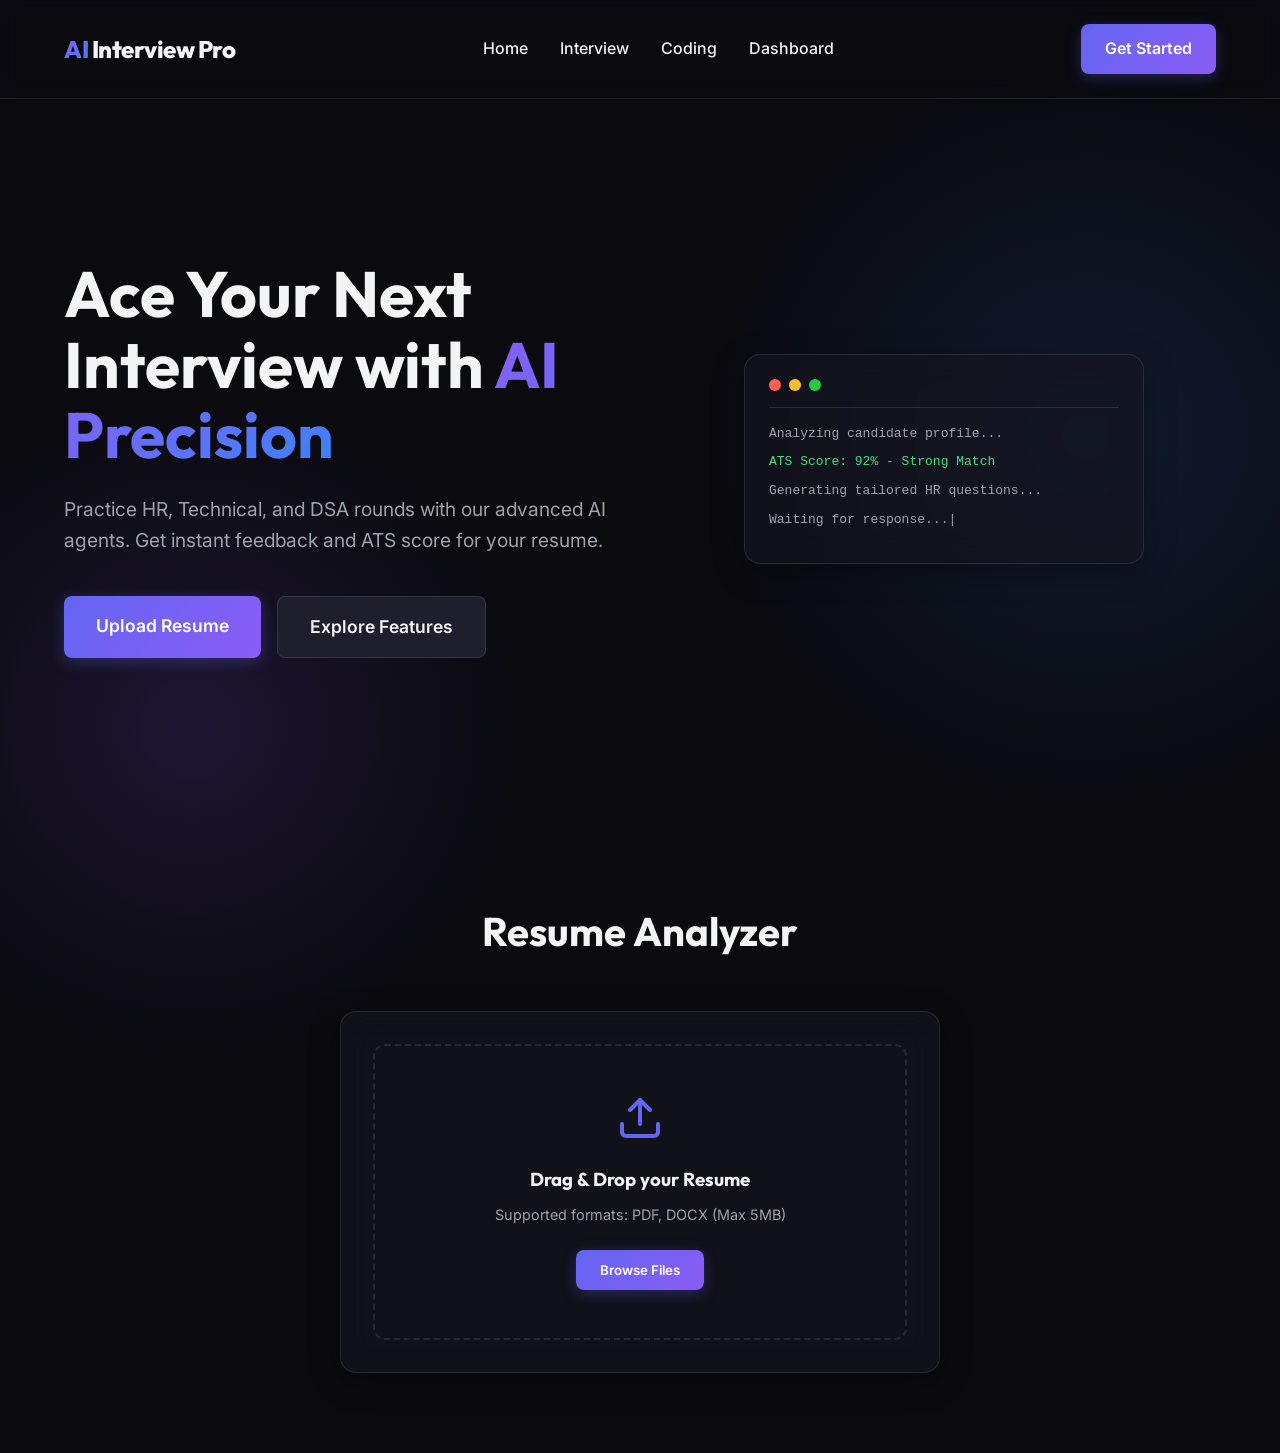
<file: frontend/index.html>
<!DOCTYPE html>
<html lang="en">
<head>
    <meta charset="UTF-8">
    <meta name="viewport" content="width=device-width, initial-scale=1.0">
    <title>AI Interview Pro | Master Your Next Interview</title>
    <meta name="description" content="AI-powered interview preparation platform with resume analysis and mock interviews.">
    <link href="https://fonts.googleapis.com/css2?family=Outfit:wght@300;400;600;800&family=Inter:wght@400;500;700&display=swap" rel="stylesheet">
    <link rel="stylesheet" href="css/style.css">
</head>
<body>
    <nav class="navbar">
        <div class="logo">
            <span class="gradient-text">AI</span> Interview Pro
        </div>
        <div class="nav-links">
            <a href="index.html" class="active">Home</a>
            <a href="interview.html">Interview</a>
            <a href="coding.html">Coding</a>
            <a href="dashboard.html">Dashboard</a>
        </div>
        <a href="login.html" class="btn btn-primary" style="text-decoration: none;">Get Started</a>
    </nav>

    <main>
        <section class="hero">
            <div class="hero-content">
                <h1 class="hero-title">Ace Your Next Interview with <span class="gradient-text">AI Precision</span></h1>
                <p class="hero-subtitle">Practice HR, Technical, and DSA rounds with our advanced AI agents. Get instant feedback and ATS score for your resume.</p>
                <div class="hero-actions">
                    <a href="#resume" class="btn btn-primary btn-large">Upload Resume</a>
                    <a href="#features" class="btn btn-secondary btn-large">Explore Features</a>
                </div>
            </div>
            <div class="hero-visual">
                <!-- A decorative element to represent AI / tech -->
                <div class="glass-card decorative-card">
                    <div class="card-header">
                        <div class="dot red"></div>
                        <div class="dot yellow"></div>
                        <div class="dot green"></div>
                    </div>
                    <div class="card-body">
                        <p class="code-line">Analyzing candidate profile...</p>
                        <p class="code-line success">ATS Score: 92% - Strong Match</p>
                        <p class="code-line">Generating tailored HR questions...</p>
                        <p class="code-line blink">Waiting for response...</p>
                    </div>
                </div>
            </div>
        </section>

        <section id="resume" class="section resume-section">
            <h2 class="section-title">Resume Analyzer</h2>
            <div class="upload-container glass-card">
                <div class="upload-zone" id="drop-zone">
                    <svg width="48" height="48" viewBox="0 0 24 24" fill="none" stroke="currentColor" stroke-width="2" stroke-linecap="round" stroke-linejoin="round" class="upload-icon"><path d="M21 15v4a2 2 0 0 1-2 2H5a2 2 0 0 1-2-2v-4"></path><polyline points="17 8 12 3 7 8"></polyline><line x1="12" y1="3" x2="12" y2="15"></line></svg>
                    <h3>Drag & Drop your Resume</h3>
                    <p>Supported formats: PDF, DOCX (Max 5MB)</p>
                    <input type="file" id="resume-upload" accept=".pdf,.docx" hidden>
                    <button class="btn btn-primary" onclick="document.getElementById('resume-upload').click()">Browse Files</button>
                </div>
                <div id="upload-status" class="status-message hidden">
                    <div class="spinner"></div>
                    <p>Analyzing resume with AI...</p>
                </div>
                <div id="analysis-result" class="result-card hidden">
                    <!-- Results will be injected here via JS -->
                </div>
            </div>
        </section>
    </main>

    <script src="js/app.js"></script>
</body>
</html>
</file>
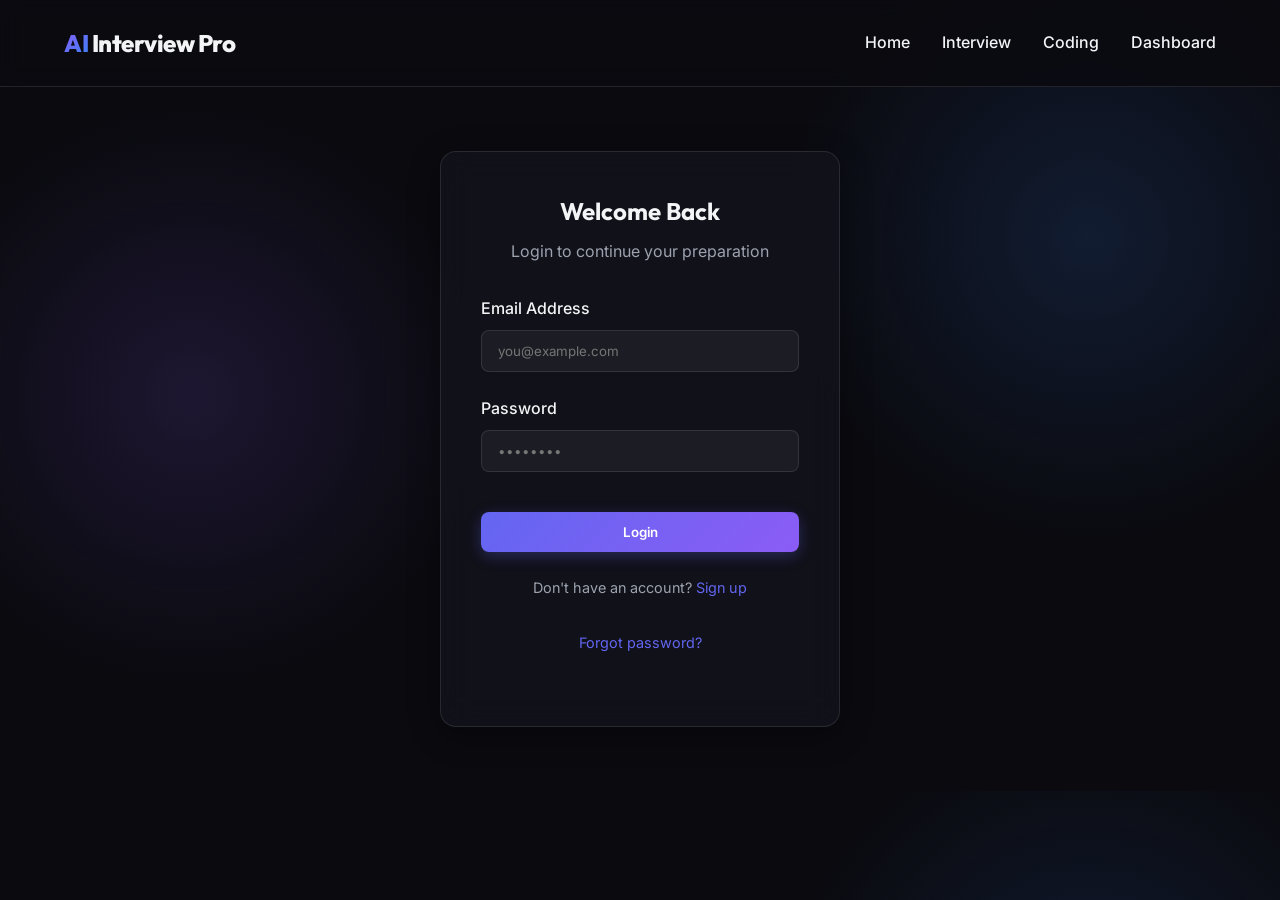
<file: frontend/login.html>
<!DOCTYPE html>
<html lang="en">
<head>
    <meta charset="UTF-8">
    <meta name="viewport" content="width=device-width, initial-scale=1.0">
    <title>Login | AI Interview Pro</title>
    <meta name="description" content="Login to AI Interview Pro.">
    <link href="https://fonts.googleapis.com/css2?family=Outfit:wght@300;400;600;800&family=Inter:wght@400;500;700&display=swap" rel="stylesheet">
    <link rel="stylesheet" href="css/style.css">
</head>
<body>
    <nav class="navbar">
        <div class="logo">
            <a href="index.html" style="text-decoration: none; color: inherit;">
                <span class="gradient-text">AI</span> Interview Pro
            </a>
        </div>
        <div class="nav-links">
            <a href="index.html">Home</a>
            <a href="interview.html">Interview</a>
            <a href="coding.html">Coding</a>
            <a href="dashboard.html">Dashboard</a>
        </div>
    </nav>

    <main>
        <div class="glass-card auth-card">
            <h2 id="auth-title">Welcome Back</h2>
            <p id="auth-subtitle">Login to continue your preparation</p>
            
            <form id="auth-form">
                <div class="form-group hidden" id="username-group">
                    <label for="username">Username</label>
                    <input type="text" id="username" class="form-control" placeholder="johndoe">
                </div>

                <div class="form-group">
                    <label for="email">Email Address</label>
                    <input type="email" id="email" class="form-control" placeholder="you@example.com" required>
                </div>
                
                <div class="form-group">
                    <label for="password">Password</label>
                    <input type="password" id="password" class="form-control" placeholder="••••••••" required>
                </div>

                <div id="auth-error" class="hidden" style="color: #ff5f56; font-size: 0.9rem; margin-bottom: 1rem;"></div>
                
                <button type="submit" class="btn btn-primary" style="width: 100%; margin-top: 1rem;" id="auth-btn">Login</button>
            </form>
            
            <div class="auth-links">
                <p id="toggle-text">Don't have an account? <a href="#" id="toggle-auth">Sign up</a></p>
                <p id="forgot-password"><a href="#">Forgot password?</a></p>
            </div>
        </div>
    </main>

    <script src="js/auth.js"></script>
</body>
</html>
</file>
<file: frontend/css/style.css>
:root {
    --bg-dark: #0a0a0f;
    --bg-card: rgba(20, 20, 30, 0.7);
    --primary: #6366f1;
    --primary-hover: #4f46e5;
    --secondary: #1e1e2d;
    --text-main: #f3f4f6;
    --text-muted: #9ca3af;
    --border-color: rgba(255, 255, 255, 0.1);
    --gradient-start: #8b5cf6;
    --gradient-end: #3b82f6;
}

* {
    margin: 0;
    padding: 0;
    box-sizing: border-box;
}

body {
    font-family: 'Inter', sans-serif;
    background-color: var(--bg-dark);
    color: var(--text-main);
    line-height: 1.6;
    overflow-x: hidden;
    background-image: radial-gradient(circle at 15% 50%, rgba(139, 92, 246, 0.15), transparent 25%),
                      radial-gradient(circle at 85% 30%, rgba(59, 130, 246, 0.15), transparent 25%);
}

h1, h2, h3, .logo {
    font-family: 'Outfit', sans-serif;
}

/* Typography */
.gradient-text {
    background: linear-gradient(135deg, var(--gradient-start), var(--gradient-end));
    -webkit-background-clip: text;
    -webkit-text-fill-color: transparent;
    background-clip: text;
}

/* Navbar */
.navbar {
    display: flex;
    justify-content: space-between;
    align-items: center;
    padding: 1.5rem 5%;
    background: rgba(10, 10, 15, 0.8);
    backdrop-filter: blur(10px);
    border-bottom: 1px solid var(--border-color);
    position: sticky;
    top: 0;
    z-index: 100;
}

.logo {
    font-size: 1.5rem;
    font-weight: 800;
    letter-spacing: -0.5px;
}

.nav-links {
    display: flex;
    list-style: none;
    gap: 2rem;
}

.nav-links a {
    color: var(--text-main);
    text-decoration: none;
    font-weight: 500;
    transition: color 0.3s ease;
}

.nav-links a:hover {
    color: var(--primary);
}

/* Buttons */
.btn {
    padding: 0.75rem 1.5rem;
    border-radius: 8px;
    font-weight: 600;
    cursor: pointer;
    transition: all 0.3s ease;
    border: none;
    font-family: 'Inter', sans-serif;
}

.btn-primary {
    background: linear-gradient(135deg, var(--primary), var(--gradient-start));
    color: white;
    box-shadow: 0 4px 15px rgba(99, 102, 241, 0.3);
}

.btn-primary:hover {
    transform: translateY(-2px);
    box-shadow: 0 6px 20px rgba(99, 102, 241, 0.4);
}

.btn-secondary {
    background: var(--secondary);
    color: var(--text-main);
    border: 1px solid var(--border-color);
}

.btn-secondary:hover {
    background: rgba(255, 255, 255, 0.05);
    border-color: rgba(255, 255, 255, 0.2);
}

.btn-large {
    padding: 1rem 2rem;
    font-size: 1.1rem;
    text-decoration: none;
    display: inline-block;
}

/* Glassmorphism */
.glass-card {
    background: var(--bg-card);
    backdrop-filter: blur(16px);
    border: 1px solid var(--border-color);
    border-radius: 16px;
    box-shadow: 0 8px 32px 0 rgba(0, 0, 0, 0.3);
}

/* Hero Section */
.hero {
    display: flex;
    align-items: center;
    justify-content: space-between;
    padding: 6rem 5%;
    min-height: 80vh;
}

.hero-content {
    flex: 1;
    padding-right: 4rem;
}

.hero-title {
    font-size: 4rem;
    line-height: 1.1;
    margin-bottom: 1.5rem;
}

.hero-subtitle {
    font-size: 1.2rem;
    color: var(--text-muted);
    margin-bottom: 2.5rem;
    max-width: 600px;
}

.hero-actions {
    display: flex;
    gap: 1rem;
}

.hero-visual {
    flex: 1;
    display: flex;
    justify-content: center;
}

.decorative-card {
    width: 400px;
    padding: 1.5rem;
    animation: float 6s ease-in-out infinite;
}

.card-header {
    display: flex;
    gap: 8px;
    margin-bottom: 1rem;
    padding-bottom: 1rem;
    border-bottom: 1px solid var(--border-color);
}

.dot {
    width: 12px;
    height: 12px;
    border-radius: 50%;
}
.dot.red { background-color: #ff5f56; }
.dot.yellow { background-color: #ffbd2e; }
.dot.green { background-color: #27c93f; }

.code-line {
    font-family: monospace;
    margin-bottom: 0.5rem;
    color: var(--text-muted);
}
.code-line.success { color: #4ade80; }
.code-line.blink::after {
    content: '|';
    animation: blink 1s step-end infinite;
}

/* Sections */
.section {
    padding: 5rem 5%;
}

.section-title {
    text-align: center;
    font-size: 2.5rem;
    margin-bottom: 3rem;
}

/* Resume Upload Area */
.upload-container {
    max-width: 600px;
    margin: 0 auto;
    padding: 2rem;
    text-align: center;
}

.upload-zone {
    border: 2px dashed var(--border-color);
    border-radius: 12px;
    padding: 3rem 2rem;
    transition: all 0.3s ease;
    cursor: pointer;
}

.upload-zone:hover, .upload-zone.dragover {
    border-color: var(--primary);
    background: rgba(99, 102, 241, 0.05);
}

.upload-icon {
    color: var(--primary);
    margin-bottom: 1rem;
}

.upload-zone h3 {
    margin-bottom: 0.5rem;
}

.upload-zone p {
    color: var(--text-muted);
    font-size: 0.9rem;
    margin-bottom: 1.5rem;
}

.hidden {
    display: none !important;
}

/* Animations */
@keyframes float {
    0% { transform: translateY(0px); }
    50% { transform: translateY(-20px); }
    100% { transform: translateY(0px); }
}

@keyframes blink {
    0%, 100% { opacity: 1; }
    50% { opacity: 0; }
}

.spinner {
    border: 4px solid rgba(255, 255, 255, 0.1);
    border-left-color: var(--primary);
    border-radius: 50%;
    width: 40px;
    height: 40px;
    animation: spin 1s linear infinite;
    margin: 0 auto 1rem;
}

@keyframes spin {
    0% { transform: rotate(0deg); }
    100% { transform: rotate(360deg); }
}

.status-message {
    padding: 3rem 0;
}

.result-card {
    text-align: left;
    margin-top: 2rem;
    padding-top: 2rem;
    border-top: 1px solid var(--border-color);
}

.result-card h3 {
    color: var(--primary);
    margin-bottom: 1rem;
}

/* Forms */
.form-group {
    margin-bottom: 1.5rem;
    text-align: left;
}

.form-group label {
    display: block;
    margin-bottom: 0.5rem;
    color: var(--text-main);
    font-weight: 500;
}

.form-control {
    width: 100%;
    padding: 0.75rem 1rem;
    background: rgba(255, 255, 255, 0.05);
    border: 1px solid var(--border-color);
    border-radius: 8px;
    color: var(--text-main);
    font-family: 'Inter', sans-serif;
    transition: all 0.3s ease;
}

.form-control:focus {
    outline: none;
    border-color: var(--primary);
    background: rgba(255, 255, 255, 0.1);
    box-shadow: 0 0 0 2px rgba(99, 102, 241, 0.2);
}

.auth-card {
    max-width: 400px;
    margin: 4rem auto;
    padding: 2.5rem;
    text-align: center;
}

.auth-card h2 {
    margin-bottom: 0.5rem;
}

.auth-card p {
    color: var(--text-muted);
    margin-bottom: 2rem;
}

.auth-links {
    margin-top: 1.5rem;
    font-size: 0.9rem;
    color: var(--text-muted);
}

.auth-links a {
    color: var(--primary);
    text-decoration: none;
    transition: color 0.3s ease;
}

.auth-links a:hover {
    color: var(--primary-hover);
}
</file>
